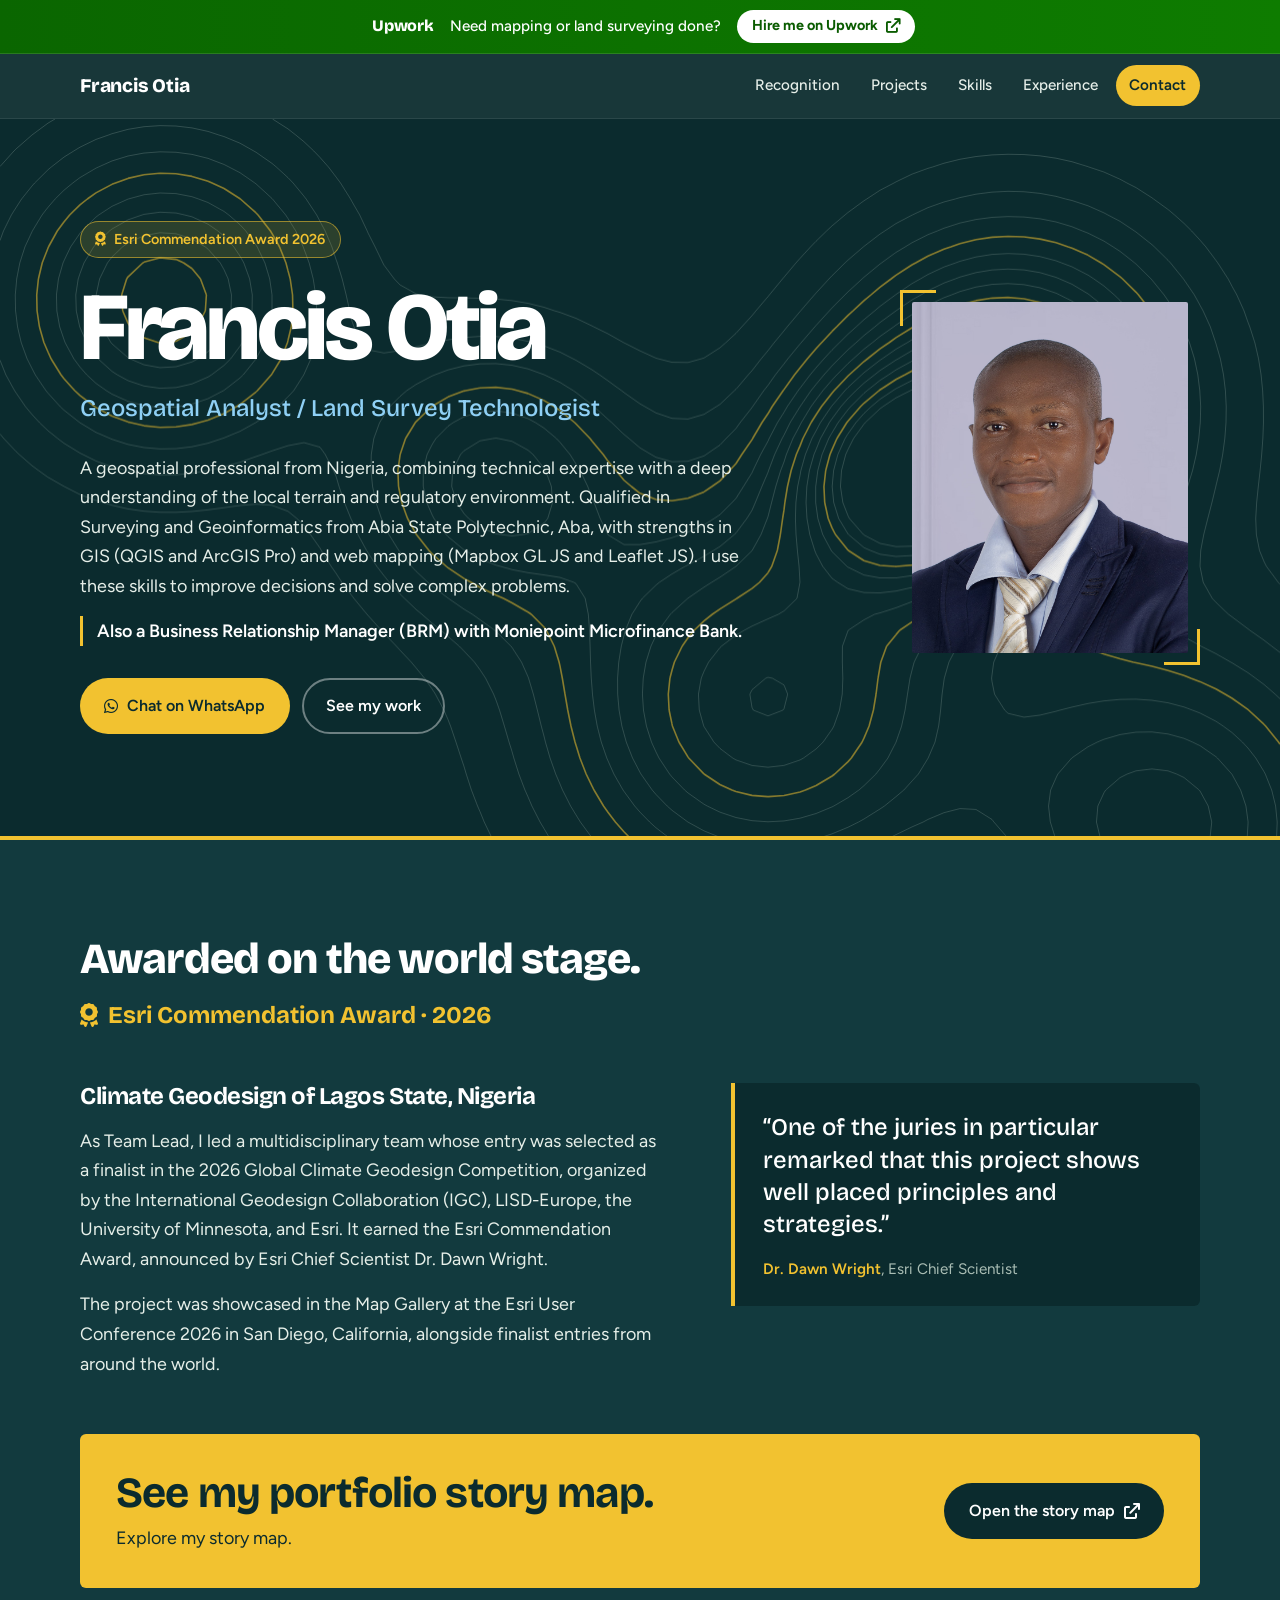
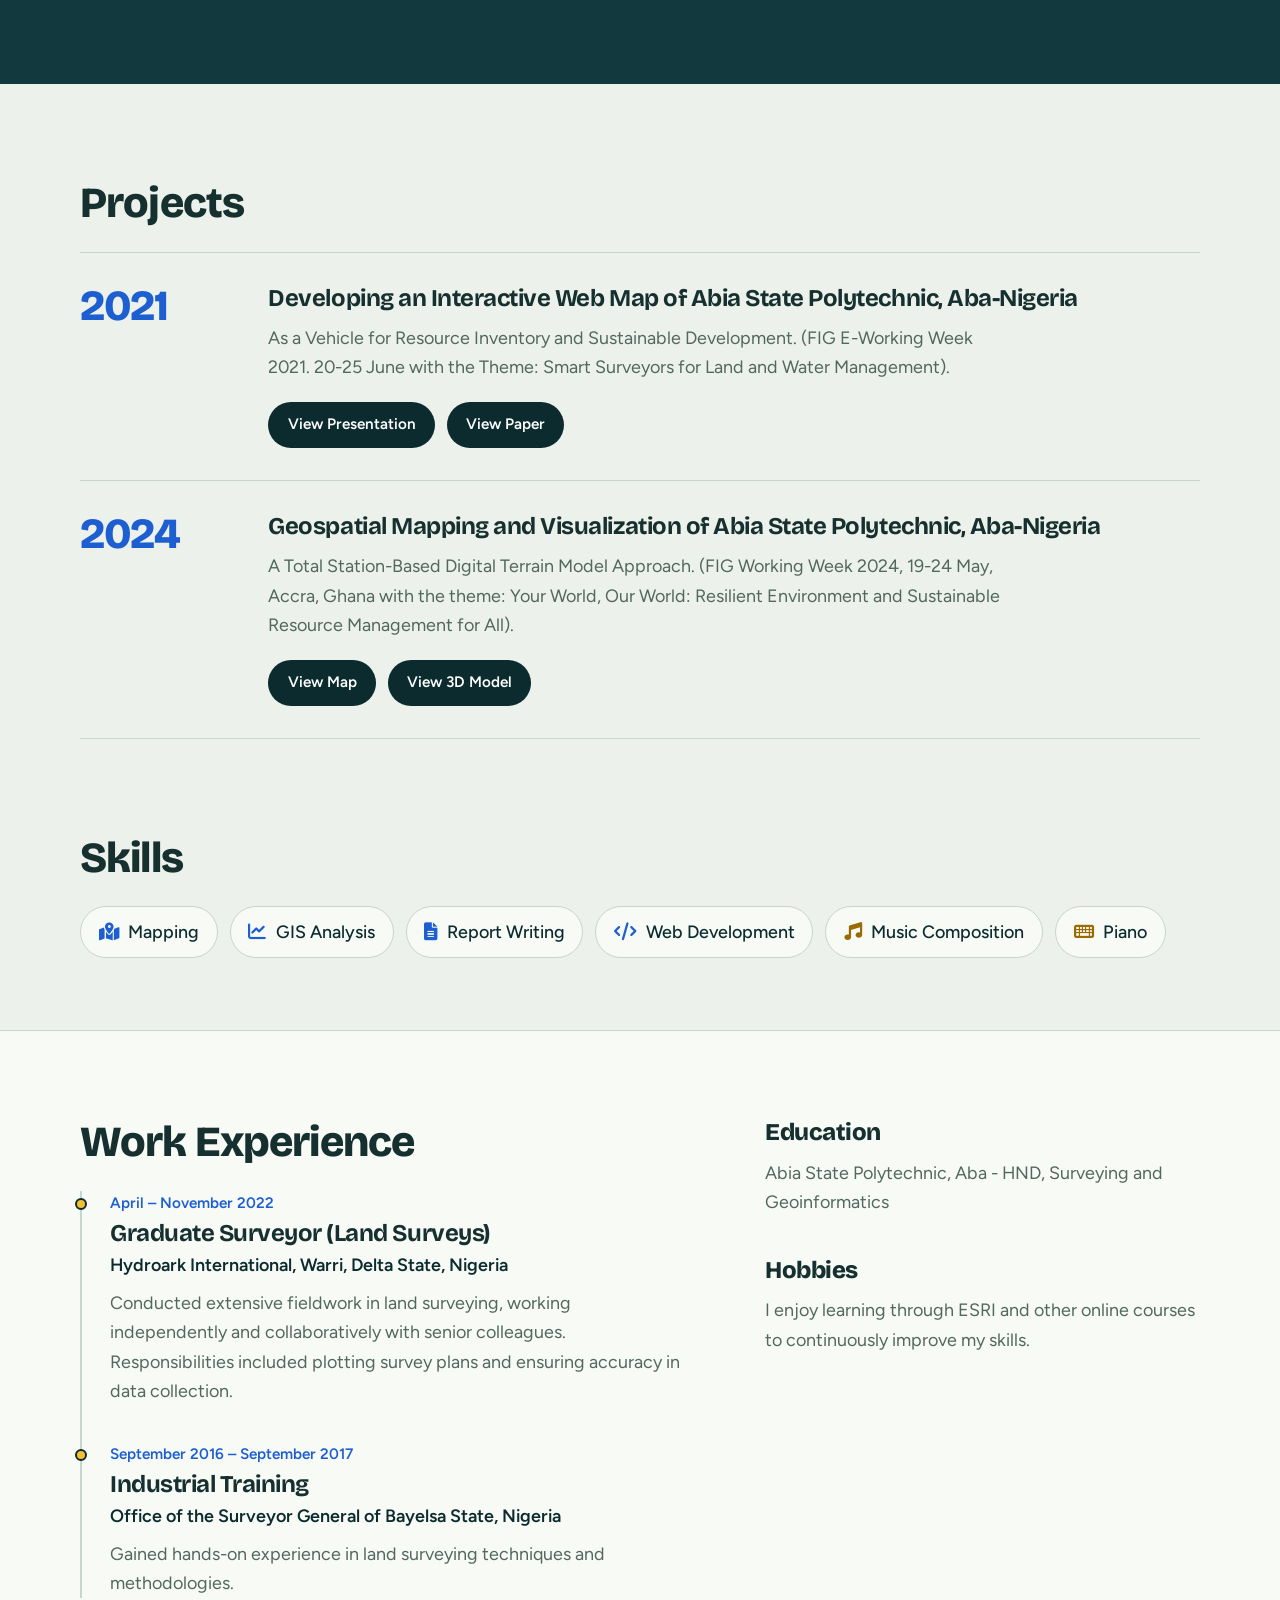
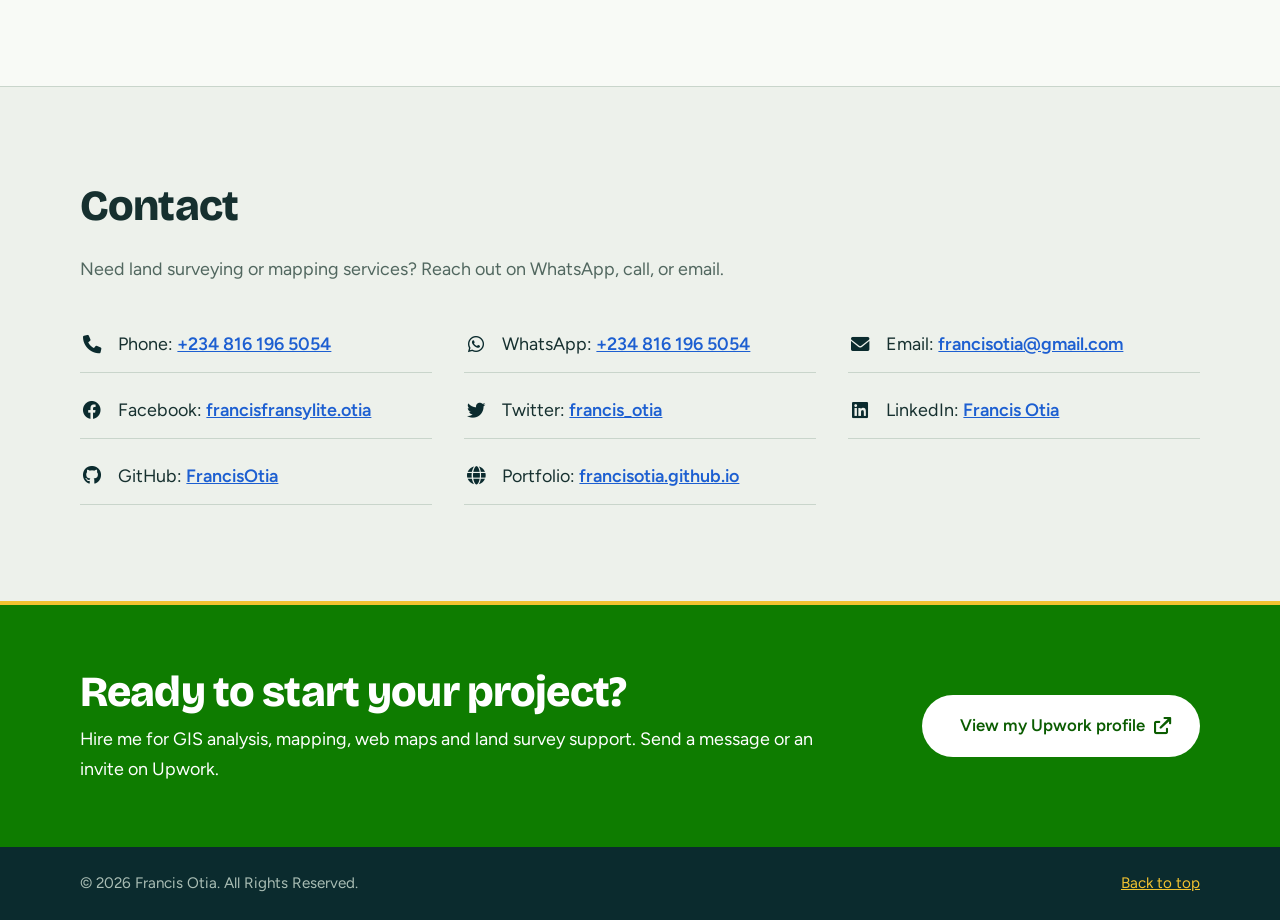
<file: index.html>
<!DOCTYPE html>
<html lang="en">
<head>
    <meta charset="UTF-8">
    <meta name="viewport" content="width=device-width, initial-scale=1.0">
    <meta name="description" content="Portfolio of Francis Otia, Geospatial Analyst/Land Survey Technologist">
    <meta name="keywords" content="Francis Otia, Francis Otia Portfolio, Francis Portfolio, Francis github, Francis, Otia, Francis Richard Otia, Francis Abainami Otia, Otuabula, Ogbia, Geospatial Analyst, Land Surveying, GIS, Mapping, Portfolio">
    <meta name="author" content="Francis Otia">
    <meta name="google-site-verification" content="googlec27160a2dc78717a.html" />
    <meta name="theme-color" content="#0B2B2E">
    <meta property="og:type" content="website">
    <meta property="og:title" content="Francis Otia | Geospatial Analyst">
    <meta property="og:description" content="Portfolio of Francis Otia, Geospatial Analyst/Land Survey Technologist">
    <meta property="og:url" content="https://francisotia.github.io">
    <title>Francis Otia | Geospatial Analyst</title>
    <link rel="stylesheet" href="style.css">
    <script defer src="script.js"></script>
    <link href="https://cdnjs.cloudflare.com/ajax/libs/font-awesome/6.0.0-beta3/css/all.min.css" rel="stylesheet">
    <link rel="preconnect" href="https://fonts.googleapis.com">
    <link rel="preconnect" href="https://fonts.gstatic.com" crossorigin>
    <link href="https://fonts.googleapis.com/css2?family=Bricolage+Grotesque:opsz,wght@12..96,500;12..96,700;12..96,800&family=Figtree:wght@400;500;600&display=swap" rel="stylesheet">
    <link rel="icon" href="images/favicon.png" type="image/png"> <!-- Update this with the correct favicon path -->
</head>
<body>

    <a class="skip-link" href="#main">Skip to content</a>

    <a class="upwork-bar" href="https://www.upwork.com/freelancers/~01414776e72bb4ec85?mp_source=share" target="_blank" rel="noopener" aria-label="Hire Francis Otia on Upwork (opens in a new tab)">
        <span class="container upwork-bar-inner">
            <span class="upwork-badge"><i class="fab fa-upwork" aria-hidden="true"></i> Upwork</span>
            <span class="upwork-bar-text">Need mapping or land surveying done?</span>
            <span class="upwork-bar-action">Hire me on Upwork <i class="fas fa-arrow-up-right-from-square" aria-hidden="true"></i></span>
        </span>
    </a>

    <header class="site-header" id="top">
        <div class="container header-bar">
            <a class="brand" href="#top">Francis Otia</a>
            <button class="nav-toggle" type="button" aria-expanded="false" aria-controls="site-nav" aria-label="Open menu">
                <i class="fas fa-bars" aria-hidden="true"></i>
            </button>
            <nav id="site-nav" class="site-nav" aria-label="Main">
                <a href="#recognition">Recognition</a>
                <a href="#projects">Projects</a>
                <a href="#skills">Skills</a>
                <a href="#experience">Experience</a>
                <a href="#contact" class="nav-cta">Contact</a>
            </nav>
        </div>
    </header>

    <main id="main">

        <section class="hero" aria-labelledby="hero-name">
            <canvas id="contours" aria-hidden="true"></canvas>
            <div class="container hero-grid">
                <div class="hero-text">
                    <a class="award-chip" href="#recognition">
                        <i class="fas fa-award" aria-hidden="true"></i>
                        Esri Commendation Award 2026
                    </a>
                    <h1 id="hero-name">Francis Otia</h1>
                    <p class="title">Geospatial Analyst / Land Survey Technologist</p>
                    <p class="bio">
                        A geospatial professional from Nigeria, combining technical expertise with a deep understanding of the local terrain and regulatory environment. Qualified in Surveying and Geoinformatics from Abia State Polytechnic, Aba, with strengths in GIS (QGIS and ArcGIS Pro) and web mapping (Mapbox GL JS and Leaflet JS). I use these skills to improve decisions and solve complex problems.
                    </p>
                    <p class="highlight">Also a Business Relationship Manager (BRM) with Moniepoint Microfinance Bank.</p>
                    <div class="hero-actions">
                        <a class="btn btn-primary" href="https://wa.me/2348161965054?text=Hi%20Francis%20Otia%2C%20I%27m%20interested%20in%20discussing%20geospatial%20mapping%20%2F%20land%20surveying%20services%20with%20you%20-%20Found%20your%20portfolio%20on%20github." target="_blank" rel="noopener">
                            <i class="fab fa-whatsapp" aria-hidden="true"></i> Chat on WhatsApp
                        </a>
                        <a class="btn btn-ghost" href="#projects">See my work</a>
                    </div>
                </div>
                <figure class="portrait">
                    <img src="images/FrancisOtia.jpg" alt="Francis Otia" class="profile-pic">
                </figure>
            </div>
        </section>

        <section class="recognition" id="recognition" aria-labelledby="recognition-title">
            <div class="container">
                <div class="recognition-head">
                    <h2 id="recognition-title">Awarded on the world stage.</h2>
                    <p class="award-name"><i class="fas fa-award" aria-hidden="true"></i> Esri Commendation Award &middot; 2026</p>
                </div>

                <div class="recognition-body">
                    <div class="recognition-copy">
                        <h3>Climate Geodesign of Lagos State, Nigeria</h3>
                        <p>As Team Lead, I led a multidisciplinary team whose entry was selected as a finalist in the 2026 Global Climate Geodesign Competition, organized by the International Geodesign Collaboration (IGC), LISD-Europe, the University of Minnesota, and Esri. It earned the Esri Commendation Award, announced by Esri Chief Scientist Dr. Dawn Wright.</p>
                        <p>The project was showcased in the Map Gallery at the Esri User Conference 2026 in San Diego, California, alongside finalist entries from around the world.</p>
                    </div>

                    <figure class="quote">
                        <blockquote>
                            <p>&ldquo;One of the juries in particular remarked that this project shows well placed principles and strategies.&rdquo;</p>
                        </blockquote>
                        <figcaption><strong>Dr. Dawn Wright</strong>, Esri Chief Scientist</figcaption>
                    </figure>
                </div>

                <div class="story-cta">
                    <div>
                        <h3>See my portfolio story map.</h3>
                        <p>Explore my story map.</p>
                    </div>
                    <a class="btn btn-gold" href="https://storymaps.arcgis.com/stories/6c7970320784467fb909a3b6c7a5391e" target="_blank" rel="noopener">
                        Open the story map <i class="fas fa-arrow-up-right-from-square" aria-hidden="true"></i>
                    </a>
                </div>
            </div>
        </section>

        <section class="projects" id="projects" aria-labelledby="projects-title">
            <div class="container">
                <h2 id="projects-title">Projects</h2>

                <article class="project">
                    <p class="project-year">2021</p>
                    <div class="project-body">
                        <h3>Developing an Interactive Web Map of Abia State Polytechnic, Aba-Nigeria</h3>
                        <p>As a Vehicle for Resource Inventory and Sustainable Development. (FIG E-Working Week 2021. 20-25 June with the Theme: Smart Surveyors for Land and Water Management).</p>
                        <div class="links">
                            <a href="https://fig.net/resources/proceedings/fig_proceedings/fig2021/ppt/ts03.5/TS03.5_chigbu_otia_et_al_11116_ppt.pdf" target="_blank" rel="noopener">View Presentation</a>
                            <a href="https://fig.net/resources/proceedings/fig_proceedings/fig2021/papers/ts03.5/TS03.5_chigbu_otia_et_al_11116.pdf" target="_blank" rel="noopener">View Paper</a>
                        </div>
                    </div>
                </article>

                <article class="project">
                    <p class="project-year">2024</p>
                    <div class="project-body">
                        <h3>Geospatial Mapping and Visualization of Abia State Polytechnic, Aba-Nigeria</h3>
                        <p>A Total Station-Based Digital Terrain Model Approach. (FIG Working Week 2024, 19-24 May, Accra, Ghana with the theme: Your World, Our World: Resilient Environment and Sustainable Resource Management for All).</p>
                        <div class="links">
                            <a href="https://fransylite.github.io/abpol_v1" target="_blank" rel="noopener">View Map</a>
                            <a href="https://fransylite.github.io/abpol_v1/3d_main/abia-poly-3d.html" target="_blank" rel="noopener">View 3D Model</a>
                        </div>
                    </div>
                </article>
            </div>
        </section>

        <section class="skills" id="skills" aria-labelledby="skills-title">
            <div class="container">
                <h2 id="skills-title">Skills</h2>
                <ul class="skill-list">
                    <li class="skill"><i class="fas fa-map-marked-alt" aria-hidden="true"></i> Mapping</li>
                    <li class="skill"><i class="fas fa-chart-line" aria-hidden="true"></i> GIS Analysis</li>
                    <li class="skill"><i class="fas fa-file-alt" aria-hidden="true"></i> Report Writing</li>
                    <li class="skill"><i class="fas fa-code" aria-hidden="true"></i> Web Development</li>
                    <li class="skill skill-alt"><i class="fas fa-music" aria-hidden="true"></i> Music Composition</li>
                    <li class="skill skill-alt"><i class="fas fa-keyboard" aria-hidden="true"></i> Piano</li>
                </ul>
            </div>
        </section>

        <section class="experience" id="experience" aria-labelledby="experience-title">
            <div class="container split">
                <div class="split-col">
                    <h2 id="experience-title">Work Experience</h2>
                    <ol class="timeline">
                        <li>
                            <p class="when">April &ndash; November 2022</p>
                            <h3>Graduate Surveyor (Land Surveys)</h3>
                            <p class="where">Hydroark International, Warri, Delta State, Nigeria</p>
                            <p>Conducted extensive fieldwork in land surveying, working independently and collaboratively with senior colleagues. Responsibilities included plotting survey plans and ensuring accuracy in data collection.</p>
                        </li>
                        <li>
                            <p class="when">September 2016 &ndash; September 2017</p>
                            <h3>Industrial Training</h3>
                            <p class="where">Office of the Surveyor General of Bayelsa State, Nigeria</p>
                            <p>Gained hands-on experience in land surveying techniques and methodologies.</p>
                        </li>
                    </ol>
                </div>

                <div class="split-col">
                    <section id="education" aria-labelledby="education-title" class="block">
                        <h2 id="education-title">Education</h2>
                        <p>Abia State Polytechnic, Aba - HND, Surveying and Geoinformatics</p>
                    </section>
                    <section id="hobbies" aria-labelledby="hobbies-title" class="block">
                        <h2 id="hobbies-title">Hobbies</h2>
                        <p>I enjoy learning through ESRI and other online courses to continuously improve my skills.</p>
                    </section>
                </div>
            </div>
        </section>

        <section class="contact" id="contact" aria-labelledby="contact-title">
            <div class="container">
                <h2 id="contact-title">Contact</h2>
                <p class="contact-lead">Need land surveying or mapping services? Reach out on WhatsApp, call, or email.</p>
                <ul class="contact-list">
                    <li><i class="fas fa-phone" aria-hidden="true"></i><span>Phone: <a href="tel:+2348161965054">+234 816 196 5054</a></span></li>
                    <li><i class="fab fa-whatsapp" aria-hidden="true"></i><span>WhatsApp: <a href="https://wa.me/2348161965054?text=Hi%20Francis%20Otia%2C%20I%27m%20interested%20in%20discussing%20geospatial%20mapping%20%2F%20land%20surveying%20services%20with%20you%20-%20Found%20your%20portfolio%20on%20github." target="_blank" rel="noopener">+234 816 196 5054</a></span></li>
                    <li><i class="fas fa-envelope" aria-hidden="true"></i><span>Email: <a href="mailto:francisotia@gmail.com">francisotia@gmail.com</a></span></li>
                    <li><i class="fab fa-facebook" aria-hidden="true"></i><span>Facebook: <a href="https://web.facebook.com/francisfransylite.otia" target="_blank" rel="noopener">francisfransylite.otia</a></span></li>
                    <li><i class="fab fa-twitter" aria-hidden="true"></i><span>Twitter: <a href="https://x.com/francis_otia" target="_blank" rel="noopener">francis_otia</a></span></li>
                    <li><i class="fab fa-linkedin" aria-hidden="true"></i><span>LinkedIn: <a href="https://www.linkedin.com/in/francis-otia-8652bb181/" target="_blank" rel="noopener">Francis Otia</a></span></li>
                    <li><i class="fab fa-github" aria-hidden="true"></i><span>GitHub: <a href="https://github.com/FrancisOtia" target="_blank" rel="noopener">FrancisOtia</a></span></li>
                    <li><i class="fas fa-globe" aria-hidden="true"></i><span>Portfolio: <a href="https://francisotia.github.io" target="_blank" rel="noopener">francisotia.github.io</a></span></li>
                </ul>
            </div>
        </section>

        <section class="upwork-cta" aria-labelledby="upwork-cta-title">
            <div class="container upwork-cta-inner">
                <div class="upwork-cta-copy">
                    <h2 id="upwork-cta-title">Ready to start your project?</h2>
                    <p>Hire me for GIS analysis, mapping, web maps and land survey support. Send a message or an invite on Upwork.</p>
                </div>
                <a class="btn btn-upwork" href="https://www.upwork.com/freelancers/~01414776e72bb4ec85?mp_source=share" target="_blank" rel="noopener">
                    <i class="fab fa-upwork" aria-hidden="true"></i> View my Upwork profile <i class="fas fa-arrow-up-right-from-square" aria-hidden="true"></i>
                </a>
            </div>
        </section>

    </main>

    <footer class="site-footer">
        <div class="container">
            <p>&copy; <span id="year"></span> Francis Otia. All Rights Reserved.</p>
            <a href="#top">Back to top</a>
        </div>
    </footer>

</body>
</html>
</file>
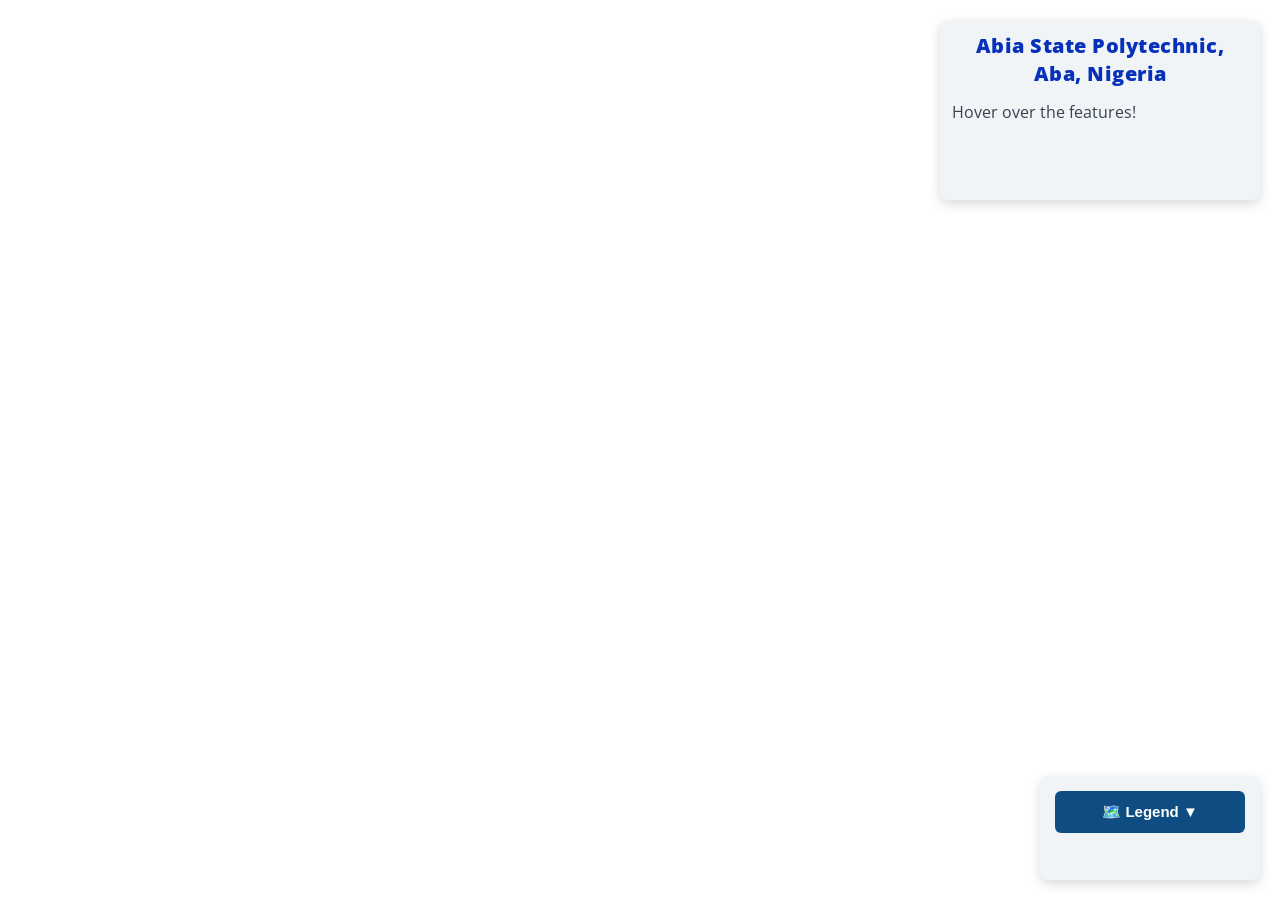
<file: abia_poly_map/index.html>
<!DOCTYPE html>
<html lang="en">

<head>

    <meta charset="UTF-8">

    <meta name="viewport"
          content="width=device-width, initial-scale=1.0">
          <meta name="keywords" content="Francis Otia, Francis Otia GIS, Francis Otia Upwork, Francis Otia GIS Analyst, GIS Analyst Nigeria, GIS Developer, GIS Web Mapping, Web GIS Developer, Cartographer, Remote Sensing Specialist, Spatial Analysis, Geospatial Analysis, Mapbox GL JS, GeoJSON, Interactive Web Map, Campus Web Map, Abia State Polytechnic, Abia Polytechnic, Dr. Ogbonnaya Onu Polytechnic, Dr. Ogbonnaya Onu Polytechnic Aba, Aba Polytechnic, Aba, Abia State, Abia Poly Web Mapping, Polytechnic Campus Map, Campus Navigation Map, GIS Portfolio, GIS Projects, Mapbox Developer, JavaScript GIS, Web Mapping Portfolio, Surveying and Geoinformatics, Esri GCGC 2026 Finalist, Esri Global Content Challenge 2026 Finalist, Upwork GIS Freelancer, Freelance GIS Analyst, Nigeria GIS Expert, Digital Cartography, OpenStreetMap, Interactive Campus Map">

    <title>Abia State Polytechnic Web Map</title>

    <!-- Mapbox GL JS -->
    <link href="https://api.mapbox.com/mapbox-gl-js/v3.5.1/mapbox-gl.css"
          rel="stylesheet">

    <script src="https://api.mapbox.com/mapbox-gl-js/v3.5.1/mapbox-gl.js"></script>

    <!-- Mapbox Geocoder -->
    <script src="https://api.mapbox.com/mapbox-gl-js/plugins/mapbox-gl-geocoder/v5.0.0/mapbox-gl-geocoder.min.js"></script>

    <link href="https://api.mapbox.com/mapbox-gl-js/plugins/mapbox-gl-geocoder/v5.0.0/mapbox-gl-geocoder.css"
          rel="stylesheet">

    <!-- Google Font -->
    <link href="https://fonts.googleapis.com/css2?family=Open+Sans:wght@300;400;600&display=swap"
          rel="stylesheet">

    <!-- Local CSS -->
    <link rel="stylesheet"
          href="style.css">

</head>

<body>

    <div id="map"></div>

    <div class="map-overlay" id="features">

        <h2>Abia State Polytechnic, Aba, Nigeria</h2>

        <div id="pd">

            <p>Hover over the features!</p>

        </div>

    </div>

    <div class="map-overlay" id="legend">

    <button id="legend-toggle">

        🗺️ Legend ▼

    </button>

    <div id="legend-content">

    </div>

</div>

    <!-- Local JavaScript -->
    <script src="script.js"></script>

</body>

</html>
</file>
<file: style.css>
/* ==========================================================
   Francis Otia | Portfolio
   Survey-sheet look: ink green, sage paper, stake yellow
   ========================================================== */

   :root {
    --ink: #0B2B2E;
    --ink-2: #123A3E;
    --paper: #EDF1EB;
    --card: #F8FAF6;
    --line: #C9D5CB;
    --stake: #F2C230;
    --water: #1D5FD1;
    --text: #16302F;
    --muted: #51675F;
    --on-ink: #E6EFE9;
    --on-ink-muted: #A9BDB4;

    --font-display: 'Bricolage Grotesque', 'Segoe UI', system-ui, sans-serif;
    --font-body: 'Figtree', 'Segoe UI', system-ui, sans-serif;

    --step-0: clamp(1rem, 0.96rem + 0.2vw, 1.125rem);
    --step-1: clamp(1.25rem, 1.15rem + 0.5vw, 1.5rem);
    --step-2: clamp(1.75rem, 1.4rem + 1.6vw, 2.75rem);
    --step-3: clamp(3rem, 2rem + 5vw, 6.5rem);

    --radius: 6px;
    --header-h: 64px;
}

*, *::before, *::after { box-sizing: border-box; }

* { margin: 0; padding: 0; }

html {
    scroll-behavior: smooth;
    scroll-padding-top: calc(var(--header-h) + 12px);
    -webkit-text-size-adjust: 100%;
}

body {
    font-family: var(--font-body);
    font-size: var(--step-0);
    line-height: 1.65;
    background: var(--paper);
    color: var(--text);
}

img { max-width: 100%; display: block; }

a { color: var(--water); }

ul, ol { list-style: none; }

h1, h2, h3 {
    font-family: var(--font-display);
    line-height: 1.1;
    letter-spacing: -0.02em;
}

h2 { font-size: var(--step-2); font-weight: 800; margin-bottom: 1.5rem; }
h3 { font-size: var(--step-1); font-weight: 700; }

p { max-width: 68ch; }

:focus-visible {
    outline: 3px solid var(--stake);
    outline-offset: 3px;
}

.container {
    width: min(92%, 1120px);
    margin-inline: auto;
}

.skip-link {
    position: absolute;
    left: 1rem;
    top: -4rem;
    background: var(--stake);
    color: var(--ink);
    padding: 0.6rem 1rem;
    border-radius: var(--radius);
    font-weight: 600;
    z-index: 100;
}
.skip-link:focus { top: 1rem; }

/* ---------- Header ---------- */

.site-header {
    position: sticky;
    top: 0;
    z-index: 50;
    background: rgba(11, 43, 46, 0.94);
    backdrop-filter: blur(8px);
    color: var(--on-ink);
    border-bottom: 1px solid rgba(255, 255, 255, 0.08);
}

.header-bar {
    height: var(--header-h);
    display: flex;
    align-items: center;
    justify-content: space-between;
    gap: 1rem;
}

.brand {
    font-family: var(--font-display);
    font-weight: 800;
    font-size: 1.2rem;
    letter-spacing: -0.01em;
    color: #fff;
    text-decoration: none;
}

.site-nav {
    display: flex;
    align-items: center;
    gap: 0.25rem;
}

.site-nav a {
    color: var(--on-ink);
    text-decoration: none;
    font-weight: 500;
    font-size: 0.95rem;
    padding: 0.5rem 0.85rem;
    border-radius: 999px;
    transition: background 0.2s, color 0.2s;
}

.site-nav a:hover { background: rgba(255, 255, 255, 0.1); }

.site-nav .nav-cta {
    background: var(--stake);
    color: var(--ink);
    font-weight: 600;
}
.site-nav .nav-cta:hover { background: #ffd34d; }

.nav-toggle {
    display: none;
    background: none;
    border: 1px solid rgba(255, 255, 255, 0.25);
    color: #fff;
    width: 44px;
    height: 44px;
    border-radius: var(--radius);
    font-size: 1.1rem;
    cursor: pointer;
}

/* ---------- Hero ---------- */

.hero {
    position: relative;
    background: var(--ink);
    color: var(--on-ink);
    overflow: hidden;
    padding: clamp(3rem, 8vw, 6.5rem) 0 clamp(3.5rem, 8vw, 6.5rem);
}

#contours {
    position: absolute;
    inset: 0;
    width: 100%;
    height: 100%;
}

.hero-grid {
    position: relative;
    display: grid;
    grid-template-columns: minmax(0, 1fr) auto;
    gap: clamp(2rem, 5vw, 5rem);
    align-items: center;
}

.award-chip {
    display: inline-flex;
    align-items: center;
    gap: 0.5rem;
    background: rgba(242, 194, 48, 0.14);
    border: 1px solid rgba(242, 194, 48, 0.55);
    color: var(--stake);
    padding: 0.35rem 0.9rem;
    border-radius: 999px;
    font-size: 0.9rem;
    font-weight: 600;
    text-decoration: none;
    margin-bottom: 1.5rem;
    transition: background 0.2s;
}
.award-chip:hover { background: rgba(242, 194, 48, 0.26); }

.hero h1 {
    font-size: var(--step-3);
    font-weight: 800;
    color: #fff;
    letter-spacing: -0.035em;
    line-height: 0.95;
}

.hero .title {
    margin-top: 1rem;
    font-family: var(--font-display);
    font-weight: 500;
    font-size: var(--step-1);
    color: #8FD0F5;
}

.hero .bio {
    margin-top: 1.5rem;
    color: var(--on-ink);
    max-width: 60ch;
}

.hero .highlight {
    margin-top: 1rem;
    font-weight: 600;
    color: #fff;
    padding-left: 0.9rem;
    border-left: 3px solid var(--stake);
}

.hero-actions {
    display: flex;
    flex-wrap: wrap;
    gap: 0.75rem;
    margin-top: 2rem;
}

.btn {
    display: inline-flex;
    align-items: center;
    justify-content: center;
    gap: 0.55rem;
    padding: 0.8rem 1.4rem;
    border-radius: 999px;
    font-weight: 600;
    font-size: 1rem;
    text-decoration: none;
    border: 2px solid transparent;
    transition: transform 0.15s, background 0.2s, color 0.2s, border-color 0.2s;
}
.btn:active { transform: translateY(1px); }

.btn-primary { background: var(--stake); color: var(--ink); }
.btn-primary:hover { background: #ffd34d; }

.btn-ghost { border-color: rgba(255, 255, 255, 0.4); color: #fff; }
.btn-ghost:hover { background: rgba(255, 255, 255, 0.1); border-color: #fff; }

.btn-gold { background: var(--ink); color: #fff; }
.btn-gold:hover { background: var(--ink-2); }

/* Portrait with survey corner marks */
.portrait {
    position: relative;
    width: clamp(200px, 26vw, 300px);
    aspect-ratio: 4 / 5;
    padding: 12px;
}

.portrait::before,
.portrait::after {
    content: "";
    position: absolute;
    width: 36px;
    height: 36px;
    border: 3px solid var(--stake);
}
.portrait::before { top: 0; left: 0; border-right: 0; border-bottom: 0; }
.portrait::after { bottom: 0; right: 0; border-left: 0; border-top: 0; }

.profile-pic {
    width: 100%;
    height: 100%;
    object-fit: cover;
    border-radius: 2px;
    background: var(--ink-2);
}

/* ---------- Recognition ---------- */

.recognition {
    background: var(--ink-2);
    color: var(--on-ink);
    padding: clamp(3.5rem, 8vw, 6rem) 0;
    border-top: 4px solid var(--stake);
}

.recognition h2 { color: #fff; margin-bottom: 0.75rem; }

.award-name {
    display: inline-flex;
    align-items: center;
    gap: 0.6rem;
    color: var(--stake);
    font-family: var(--font-display);
    font-weight: 700;
    font-size: var(--step-1);
}

.recognition-body {
    display: grid;
    grid-template-columns: minmax(0, 1.25fr) minmax(0, 1fr);
    gap: clamp(2rem, 5vw, 4.5rem);
    margin-top: 3rem;
    align-items: start;
}

.recognition-copy h3 { color: #fff; margin-bottom: 1rem; }
.recognition-copy p + p { margin-top: 1rem; }
.recognition-copy p { color: var(--on-ink); }

.quote {
    background: var(--ink);
    border-left: 4px solid var(--stake);
    padding: 1.75rem 1.75rem 1.5rem;
    border-radius: 0 var(--radius) var(--radius) 0;
}

.quote blockquote p {
    font-family: var(--font-display);
    font-size: var(--step-1);
    font-weight: 500;
    line-height: 1.35;
    color: #fff;
}

.quote figcaption {
    margin-top: 1rem;
    color: var(--on-ink-muted);
    font-size: 0.95rem;
}
.quote figcaption strong { color: var(--stake); font-weight: 600; }

.story-cta {
    margin-top: 3.5rem;
    background: var(--stake);
    color: var(--ink);
    border-radius: var(--radius);
    padding: clamp(1.5rem, 4vw, 2.25rem);
    display: flex;
    align-items: center;
    justify-content: space-between;
    gap: 1.5rem;
    flex-wrap: wrap;
}
.story-cta h3 { color: var(--ink); font-size: var(--step-2); margin-bottom: 0.35rem; }
.story-cta p { color: var(--ink); }

/* ---------- Projects ---------- */

.projects { padding: clamp(3.5rem, 8vw, 6rem) 0 clamp(2rem, 5vw, 3rem); }

.project {
    display: grid;
    grid-template-columns: clamp(80px, 12vw, 150px) minmax(0, 1fr);
    gap: clamp(1rem, 3vw, 2.5rem);
    padding: 2rem 0;
    border-top: 1px solid var(--line);
}
.project:last-child { border-bottom: 1px solid var(--line); }

.project-year {
    font-family: var(--font-display);
    font-weight: 800;
    font-size: var(--step-2);
    color: var(--water);
    letter-spacing: -0.03em;
    line-height: 1;
}

.project-body h3 { margin-bottom: 0.75rem; }
.project-body p { color: var(--muted); }

.links {
    display: flex;
    flex-wrap: wrap;
    gap: 0.75rem;
    margin-top: 1.25rem;
}

.links a {
    background: var(--ink);
    color: #fff;
    padding: 0.65rem 1.2rem;
    border-radius: 999px;
    text-decoration: none;
    font-weight: 600;
    font-size: 0.95rem;
    transition: background 0.2s;
}
.links a:hover { background: var(--water); }

/* ---------- Skills ---------- */

.skills { padding: clamp(2rem, 5vw, 3rem) 0 clamp(3rem, 6vw, 4.5rem); }

.skill-list { display: flex; flex-wrap: wrap; gap: 0.75rem; }

.skill {
    display: inline-flex;
    align-items: center;
    gap: 0.6rem;
    background: var(--card);
    border: 1px solid var(--line);
    color: var(--ink);
    padding: 0.65rem 1.1rem;
    border-radius: 999px;
    font-weight: 500;
}
.skill i { color: var(--water); }
.skill-alt i { color: #9A6B00; }

/* ---------- Experience / Education / Hobbies ---------- */

.experience {
    background: var(--card);
    border-block: 1px solid var(--line);
    padding: clamp(3.5rem, 8vw, 5.5rem) 0;
}

.split {
    display: grid;
    grid-template-columns: minmax(0, 1.4fr) minmax(0, 1fr);
    gap: clamp(2rem, 6vw, 5rem);
}

.timeline {
    position: relative;
    border-left: 2px solid var(--line);
    padding-left: 1.75rem;
    display: grid;
    gap: 2.25rem;
}

.timeline li { position: relative; }

.timeline li::before {
    content: "";
    position: absolute;
    left: calc(-1.75rem - 7px);
    top: 0.45rem;
    width: 12px;
    height: 12px;
    border-radius: 50%;
    background: var(--stake);
    border: 2px solid var(--ink);
}

.timeline .when { font-weight: 600; color: var(--water); font-size: 0.95rem; }
.timeline h3 { margin: 0.25rem 0; }
.timeline .where { font-weight: 600; color: var(--ink); margin-bottom: 0.5rem; }
.timeline li > p:last-child { color: var(--muted); }

.block + .block { margin-top: 2.5rem; }
.block h2 { font-size: var(--step-1); margin-bottom: 0.75rem; }
.block p { color: var(--muted); }

/* ---------- Contact ---------- */

.contact { padding: clamp(3.5rem, 8vw, 6rem) 0; }

.contact-lead { color: var(--muted); margin-bottom: 2rem; }

.contact-list {
    display: grid;
    grid-template-columns: repeat(auto-fit, minmax(280px, 1fr));
    gap: 0.5rem 2rem;
}

.contact-list li {
    display: flex;
    align-items: center;
    gap: 0.9rem;
    padding: 0.85rem 0;
    border-bottom: 1px solid var(--line);
    overflow-wrap: anywhere;
}

.contact-list i {
    flex: none;
    width: 1.5rem;
    text-align: center;
    color: var(--ink);
    font-size: 1.15rem;
}

.contact-list a { font-weight: 600; }

/* ---------- Upwork (top bar + bottom band) ---------- */

.upwork-bar {
    display: block;
    background: linear-gradient(90deg, #0A6600, #0E7C00);
    color: #fff;
    text-decoration: none;
    border-bottom: 1px solid rgba(255, 255, 255, 0.12);
}

.upwork-bar-inner {
    display: flex;
    align-items: center;
    justify-content: center;
    flex-wrap: wrap;
    gap: 0.4rem 1rem;
    padding: 0.6rem 0;
}

.upwork-badge {
    display: inline-flex;
    align-items: center;
    gap: 0.45rem;
    font-family: var(--font-display);
    font-weight: 800;
    font-size: 1rem;
    letter-spacing: -0.01em;
}
.upwork-badge i { font-size: 1.15rem; }

.upwork-bar-text {
    font-weight: 500;
    font-size: 0.95rem;
}

.upwork-bar-action {
    display: inline-flex;
    align-items: center;
    gap: 0.5rem;
    background: #fff;
    color: #0A5C00;
    font-weight: 700;
    font-size: 0.9rem;
    padding: 0.3rem 0.95rem;
    border-radius: 999px;
    transition: background 0.2s, color 0.2s, transform 0.15s;
}
.upwork-bar:hover .upwork-bar-action,
.upwork-bar:focus-visible .upwork-bar-action { background: var(--stake); color: var(--ink); }
.upwork-bar:active .upwork-bar-action { transform: translateY(1px); }

.upwork-cta {
    background: #0E7C00;
    color: #fff;
    padding: clamp(2.5rem, 6vw, 4rem) 0;
    border-top: 4px solid var(--stake);
}

.upwork-cta-inner {
    display: flex;
    align-items: center;
    justify-content: space-between;
    flex-wrap: wrap;
    gap: 1.5rem 2.5rem;
}

.upwork-cta h2 { color: #fff; margin-bottom: 0.5rem; }
.upwork-cta p { color: #fff; }

.btn-upwork {
    background: #fff;
    color: #0A5C00;
    font-size: 1.05rem;
    padding: 0.95rem 1.7rem;
}
.btn-upwork:hover { background: var(--stake); color: var(--ink); }

/* ---------- Footer ---------- */

.site-footer {
    background: var(--ink);
    color: var(--on-ink-muted);
    padding: 1.5rem 0;
    font-size: 0.95rem;
}

.site-footer .container {
    display: flex;
    flex-wrap: wrap;
    justify-content: space-between;
    gap: 0.75rem;
}

.site-footer a { color: var(--stake); }

/* ---------- Responsive ---------- */

@media (max-width: 860px) {
    .hero-grid { grid-template-columns: 1fr; }
    .portrait { order: -1; width: 180px; }
    .recognition-body,
    .split { grid-template-columns: 1fr; }
}

@media (max-width: 720px) {
    .nav-toggle { display: inline-flex; align-items: center; justify-content: center; }

    .site-nav {
        position: absolute;
        top: var(--header-h);
        left: 0;
        right: 0;
        flex-direction: column;
        align-items: stretch;
        gap: 0;
        background: var(--ink);
        padding: 0.5rem 4% 1rem;
        border-bottom: 1px solid rgba(255, 255, 255, 0.1);
        display: none;
    }
    .site-nav.is-open { display: flex; }
    .site-nav a { padding: 0.85rem 0.5rem; border-radius: var(--radius); }
    .site-nav .nav-cta { text-align: center; margin-top: 0.5rem; }

    .project { grid-template-columns: 1fr; gap: 0.5rem; }
    .links a { flex: 1 1 100%; text-align: center; }
    .story-cta .btn { width: 100%; }
    .btn-upwork { width: 100%; }
}

@media (prefers-reduced-motion: reduce) {
    html { scroll-behavior: auto; }
    * { transition: none !important; }
}
</file>
<file: abia_poly_map/style.css>
/*====================================================
    GENERAL PAGE STYLING
====================================================*/

*{
    box-sizing:border-box;
}

html,
body{

    margin:0;
    padding:0;

    width:100%;
    height:100%;

    font-family:'Open Sans',sans-serif;

}

#map{

    position:absolute;

    top:0;
    bottom:0;

    width:100%;

}


/*====================================================
    HEADINGS
====================================================*/

h2{

    margin:12px;

    font-size:18px;

    font-weight:700;

    color:#111827;

}

h3{

    margin:10px 0;

    font-size:16px;

    font-weight:600;

    color:#1f2937;

}

p{

    margin:8px 0;

    line-height:1.5;

    color:#374151;

}


/*====================================================
    OVERLAY PANELS
====================================================*/

.map-overlay{

    position:absolute;

    right:20px;

    background:#f1f4f7;

    border-radius:8px;

    box-shadow:0 4px 12px rgba(0,0,0,.15);

    overflow:auto;

}

.map-overlay h2{
    color: #0731ba;
    font-family: "Open Sans", sans-serif;
    font-size: 20px;
    font-weight: 900;
    font-style: normal;
    line-height: 1.4;
    text-align: center;
    letter-spacing: 0.5px;
    margin: 0 0 12px 0;
}

/*====================================================
    FEATURE INFORMATION PANEL
====================================================*/

#features{

    top:20px;

    width:320px;

    min-height:180px;

    padding:12px;

}


/*====================================================
    LEGEND
====================================================*/

#legend{

    bottom:30px;

    width:220px;

    padding:15px;

}

#legend strong{

    display:block;

    margin-bottom:12px;

    font-size:16px;

}

#legend div{

    display:flex;

    align-items:center;

    margin-bottom:8px;

}


/*====================================================
    LEGEND SYMBOL
====================================================*/

.legend-key{

    display:inline-block;

    width:16px;

    height:16px;

    border-radius:3px;

    margin-right:10px;

    border:1px solid rgba(0,0,0,.25);

    flex-shrink:0;

}


/*====================================================
    MAPBOX CONTROLS
====================================================*/

.mapboxgl-ctrl-top-left{

    margin-top:15px;

    margin-left:15px;

}

.mapboxgl-ctrl-geocoder{

    width:300px !important;

    min-width:300px;

}


/*====================================================
    POPUP
====================================================*/

.mapboxgl-popup-content{

    font-family:'Open Sans',sans-serif;

    font-size:14px;

    line-height:1.5;

}

.mapboxgl-popup-content strong{

    color:#111827;

}

/*====================================================
    COLLAPSIBLE LEGEND
====================================================*/

#legend{

    bottom:20px;

    right:20px;

    width:220px;

    overflow:hidden;

}

#legend-toggle{

    width:100%;

    border:none;

    outline:none;

    background:#0f4c81;

    color:white;

    padding:12px;

    font-size:15px;

    font-weight:600;

    cursor:pointer;

    border-radius:6px;

}

#legend-toggle:hover{

    background:#0b3a61;

}

#legend-content{

    max-height:500px;

    overflow:hidden;

    transition:max-height .35s ease;

    padding:12px;

}

#legend.collapsed #legend-content{

    max-height:0;

    padding-top:0;

    padding-bottom:0;

}

@media(max-width:768px){

    #legend{

        width:190px;

    }

}
</file>
